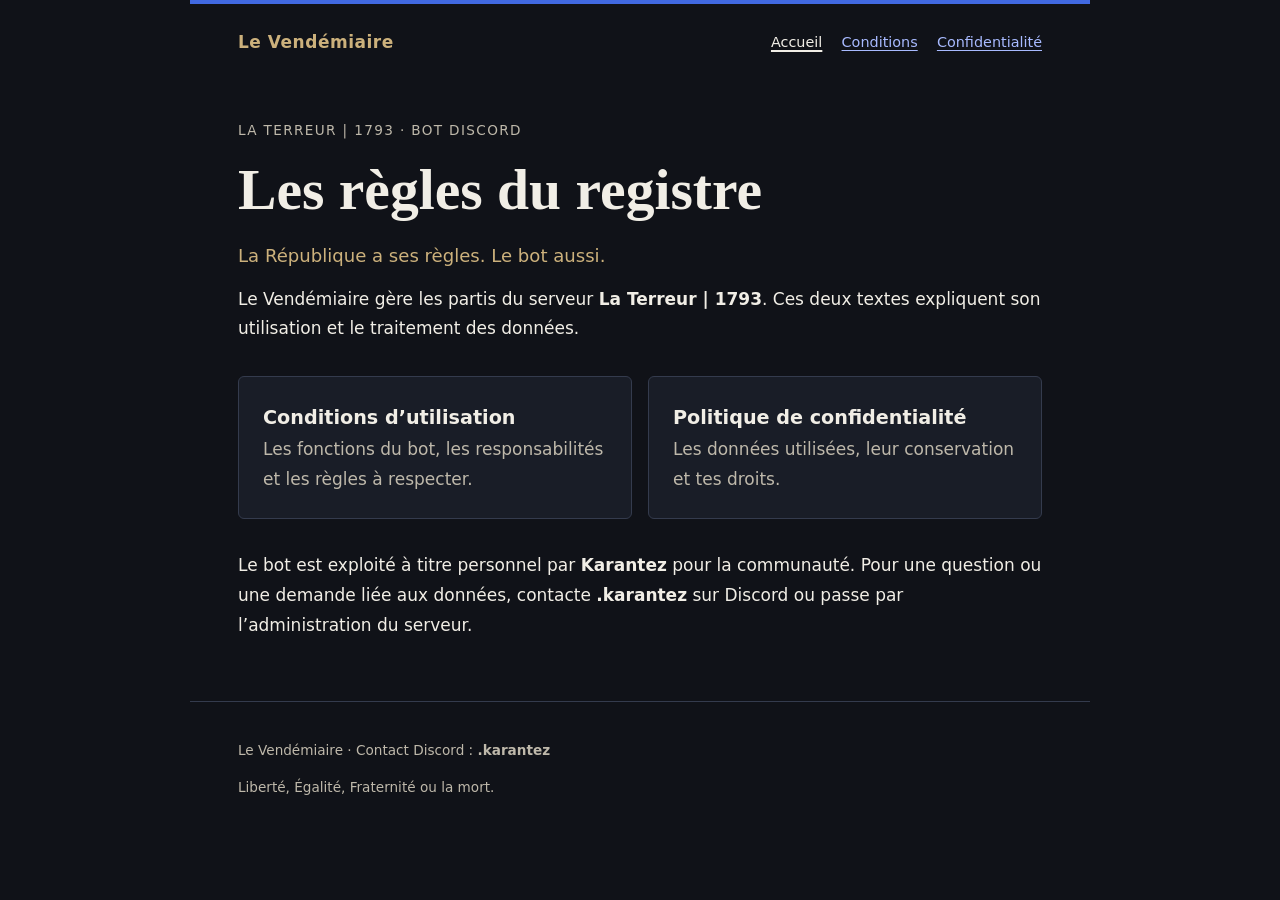
<file: index.html>
<!doctype html>
<html lang="fr">
<head>
  <meta charset="utf-8">
  <meta name="viewport" content="width=device-width, initial-scale=1">
  <meta name="description" content="Les règles du registre du bot Discord Le Vendémiaire.">
  <title>Les règles du registre — Le Vendémiaire</title>
  <link rel="stylesheet" href="style.css">
</head>
<body>
  <a class="skip" href="#contenu">Aller au contenu</a>
  <header>
    <a class="brand" href="index.html">Le Vendémiaire</a>
    <nav aria-label="Navigation">
      <a href="index.html" aria-current="page">Accueil</a>
      <a href="terms.html">Conditions</a>
      <a href="privacy.html">Confidentialité</a>
    </nav>
  </header>
  <main id="contenu">
    <p class="eyebrow">La Terreur | 1793 · Bot Discord</p>
    <h1>Les règles du registre</h1>
    <p class="lead">La République a ses règles. Le bot aussi.</p>

    <p>Le Vendémiaire gère les partis du serveur <strong>La Terreur | 1793</strong>. Ces deux textes expliquent son utilisation et le traitement des données.</p>
    <div class="cards">
      <a class="card" href="terms.html"><strong>Conditions d’utilisation</strong><span>Les fonctions du bot, les responsabilités et les règles à respecter.</span></a>
      <a class="card" href="privacy.html"><strong>Politique de confidentialité</strong><span>Les données utilisées, leur conservation et tes droits.</span></a>
    </div>
    <p>Le bot est exploité à titre personnel par <strong>Karantez</strong> pour la communauté. Pour une question ou une demande liée aux données, contacte <strong>.karantez</strong> sur Discord ou passe par l’administration du serveur.</p>

  </main>
  <footer>
    <p>Le Vendémiaire · Contact Discord : <strong>.karantez</strong></p>
    <p>Liberté, Égalité, Fraternité ou la mort.</p>
  </footer>
</body>
</html>
</file>
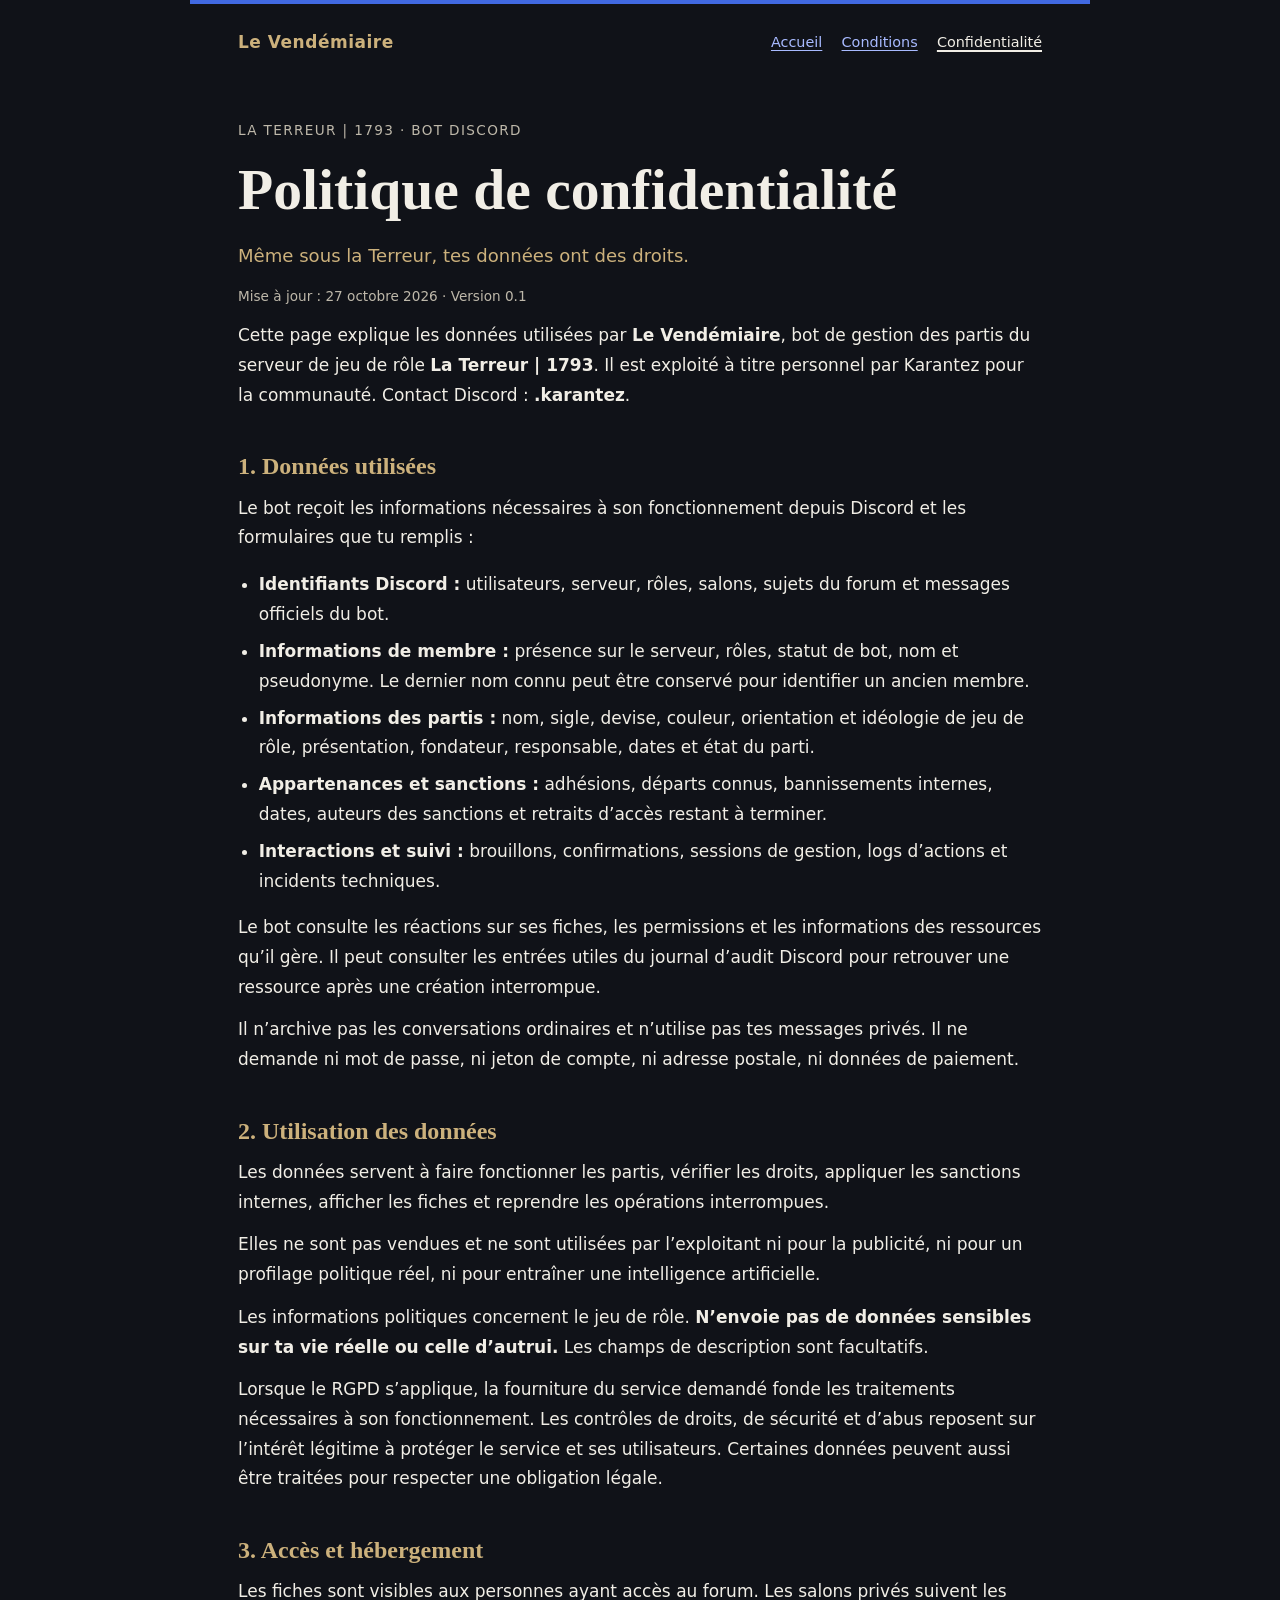
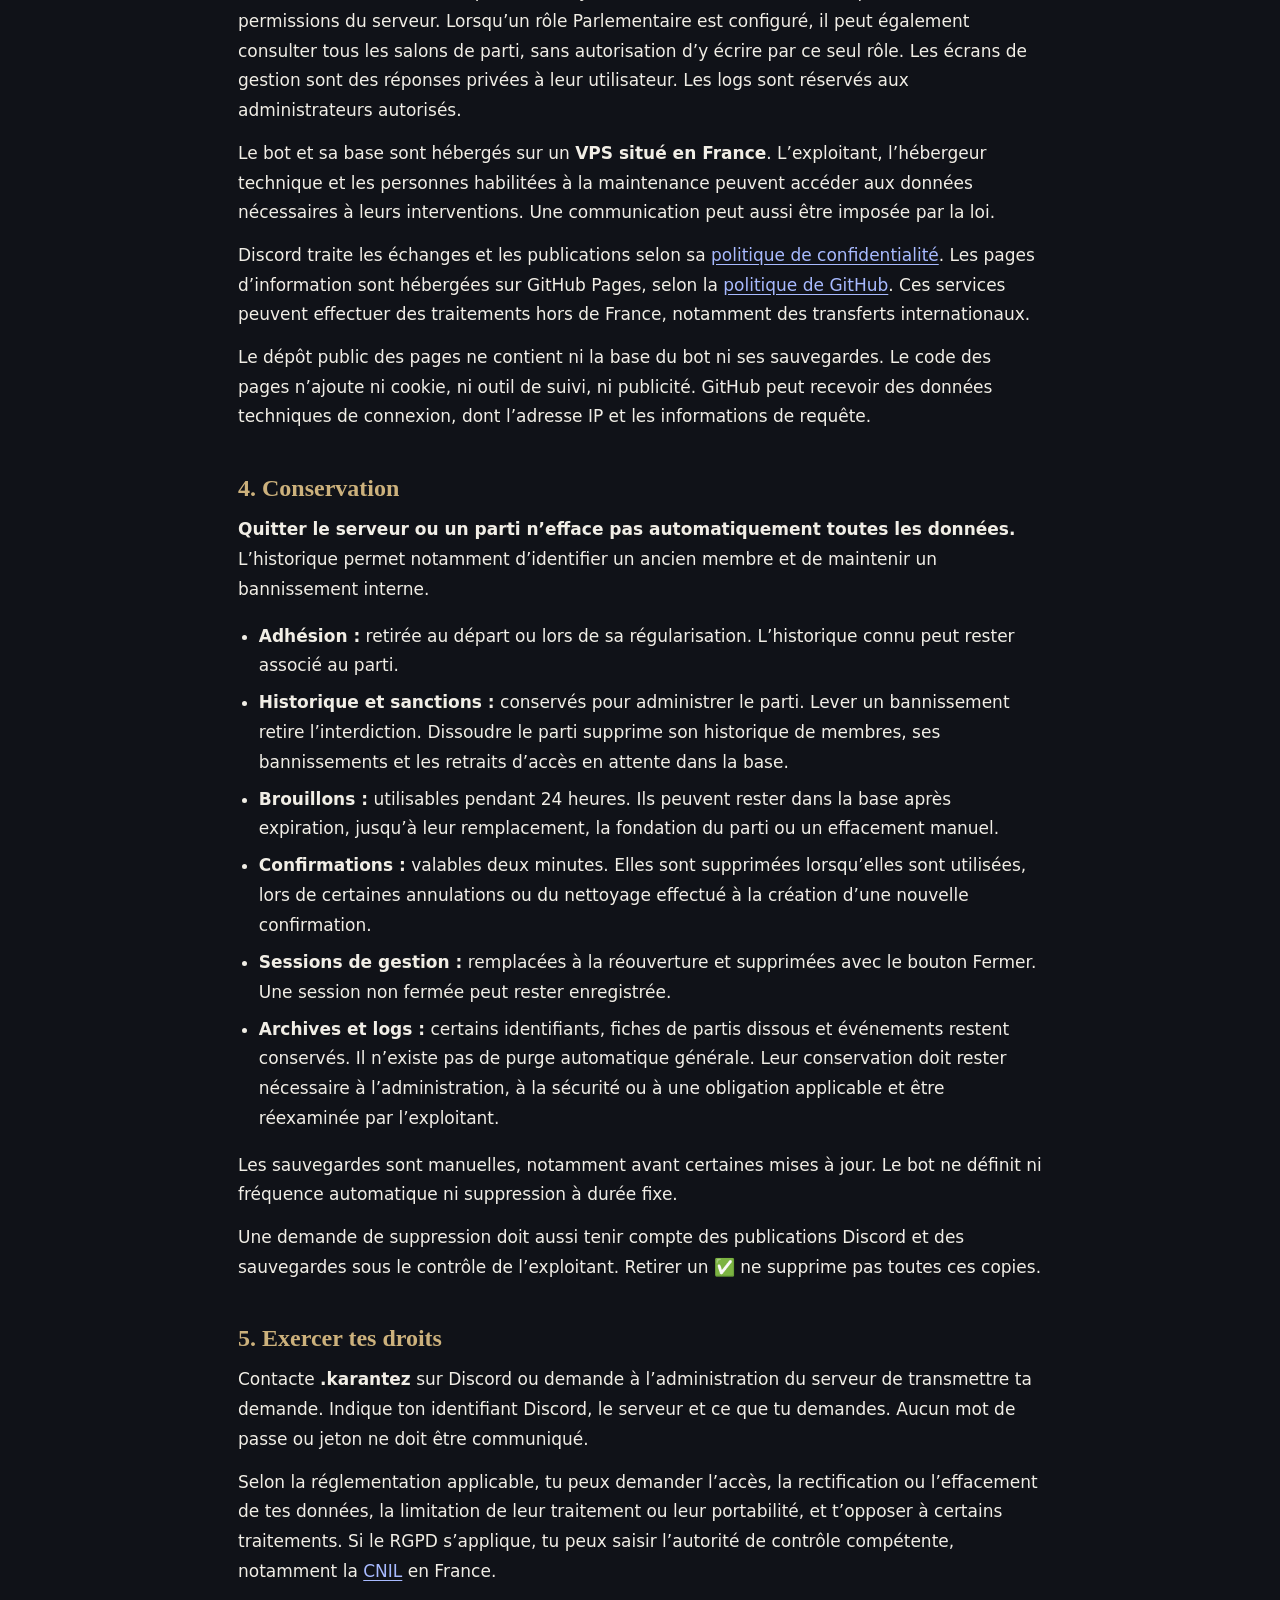
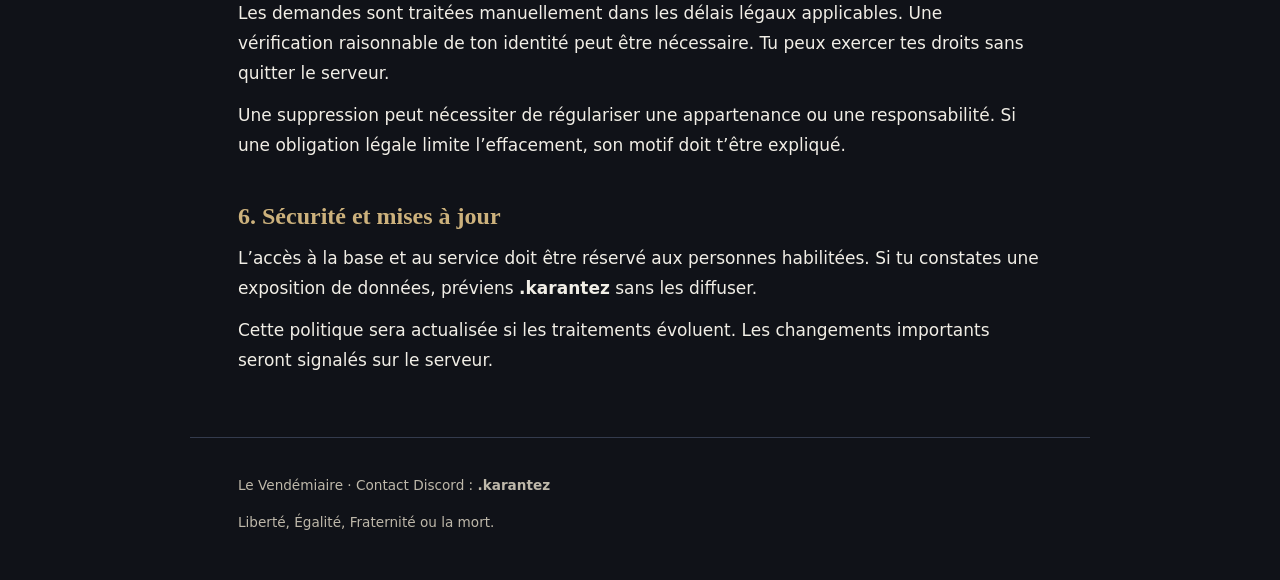
<file: privacy.html>
<!doctype html>
<html lang="fr">
<head>
  <meta charset="utf-8">
  <meta name="viewport" content="width=device-width, initial-scale=1">
  <meta name="description" content="Politique de confidentialité du bot Discord Le Vendémiaire.">
  <title>Politique de confidentialité — Le Vendémiaire</title>
  <link rel="stylesheet" href="style.css">
</head>
<body>
  <a class="skip" href="#contenu">Aller au contenu</a>
  <header>
    <a class="brand" href="index.html">Le Vendémiaire</a>
    <nav aria-label="Navigation">
      <a href="index.html">Accueil</a>
      <a href="terms.html">Conditions</a>
      <a href="privacy.html" aria-current="page">Confidentialité</a>
    </nav>
  </header>
  <main id="contenu">
    <p class="eyebrow">La Terreur | 1793 · Bot Discord</p>
    <h1>Politique de confidentialité</h1>
    <p class="lead">Même sous la Terreur, tes données ont des droits.</p>
    <p class="date">Mise à jour : 27 octobre 2026 · Version 0.1</p>

    <p>Cette page explique les données utilisées par <strong>Le Vendémiaire</strong>, bot de gestion des partis du serveur de jeu de rôle <strong>La Terreur | 1793</strong>. Il est exploité à titre personnel par Karantez pour la communauté. Contact Discord : <strong>.karantez</strong>.</p>

    <h2>1. Données utilisées</h2>
    <p>Le bot reçoit les informations nécessaires à son fonctionnement depuis Discord et les formulaires que tu remplis :</p>
    <ul>
      <li><strong>Identifiants Discord :</strong> utilisateurs, serveur, rôles, salons, sujets du forum et messages officiels du bot.</li>
      <li><strong>Informations de membre :</strong> présence sur le serveur, rôles, statut de bot, nom et pseudonyme. Le dernier nom connu peut être conservé pour identifier un ancien membre.</li>
      <li><strong>Informations des partis :</strong> nom, sigle, devise, couleur, orientation et idéologie de jeu de rôle, présentation, fondateur, responsable, dates et état du parti.</li>
      <li><strong>Appartenances et sanctions :</strong> adhésions, départs connus, bannissements internes, dates, auteurs des sanctions et retraits d’accès restant à terminer.</li>
      <li><strong>Interactions et suivi :</strong> brouillons, confirmations, sessions de gestion, logs d’actions et incidents techniques.</li>
    </ul>
    <p>Le bot consulte les réactions sur ses fiches, les permissions et les informations des ressources qu’il gère. Il peut consulter les entrées utiles du journal d’audit Discord pour retrouver une ressource après une création interrompue.</p>
    <p>Il n’archive pas les conversations ordinaires et n’utilise pas tes messages privés. Il ne demande ni mot de passe, ni jeton de compte, ni adresse postale, ni données de paiement.</p>

    <h2>2. Utilisation des données</h2>
    <p>Les données servent à faire fonctionner les partis, vérifier les droits, appliquer les sanctions internes, afficher les fiches et reprendre les opérations interrompues.</p>
    <p>Elles ne sont pas vendues et ne sont utilisées par l’exploitant ni pour la publicité, ni pour un profilage politique réel, ni pour entraîner une intelligence artificielle.</p>
    <p>Les informations politiques concernent le jeu de rôle. <strong>N’envoie pas de données sensibles sur ta vie réelle ou celle d’autrui.</strong> Les champs de description sont facultatifs.</p>
    <p>Lorsque le RGPD s’applique, la fourniture du service demandé fonde les traitements nécessaires à son fonctionnement. Les contrôles de droits, de sécurité et d’abus reposent sur l’intérêt légitime à protéger le service et ses utilisateurs. Certaines données peuvent aussi être traitées pour respecter une obligation légale.</p>

    <h2>3. Accès et hébergement</h2>
    <p>Les fiches sont visibles aux personnes ayant accès au forum. Les salons privés suivent les permissions du serveur. Lorsqu’un rôle Parlementaire est configuré, il peut également consulter tous les salons de parti, sans autorisation d’y écrire par ce seul rôle. Les écrans de gestion sont des réponses privées à leur utilisateur. Les logs sont réservés aux administrateurs autorisés.</p>
    <p>Le bot et sa base sont hébergés sur un <strong>VPS situé en France</strong>. L’exploitant, l’hébergeur technique et les personnes habilitées à la maintenance peuvent accéder aux données nécessaires à leurs interventions. Une communication peut aussi être imposée par la loi.</p>
    <p>Discord traite les échanges et les publications selon sa <a href="https://discord.com/privacy">politique de confidentialité</a>. Les pages d’information sont hébergées sur GitHub Pages, selon la <a href="https://docs.github.com/en/site-policy/privacy-policies/github-general-privacy-statement">politique de GitHub</a>. Ces services peuvent effectuer des traitements hors de France, notamment des transferts internationaux.</p>
    <p>Le dépôt public des pages ne contient ni la base du bot ni ses sauvegardes. Le code des pages n’ajoute ni cookie, ni outil de suivi, ni publicité. GitHub peut recevoir des données techniques de connexion, dont l’adresse IP et les informations de requête.</p>

    <h2>4. Conservation</h2>
    <p><strong>Quitter le serveur ou un parti n’efface pas automatiquement toutes les données.</strong> L’historique permet notamment d’identifier un ancien membre et de maintenir un bannissement interne.</p>
    <ul>
      <li><strong>Adhésion :</strong> retirée au départ ou lors de sa régularisation. L’historique connu peut rester associé au parti.</li>
      <li><strong>Historique et sanctions :</strong> conservés pour administrer le parti. Lever un bannissement retire l’interdiction. Dissoudre le parti supprime son historique de membres, ses bannissements et les retraits d’accès en attente dans la base.</li>
      <li><strong>Brouillons :</strong> utilisables pendant 24 heures. Ils peuvent rester dans la base après expiration, jusqu’à leur remplacement, la fondation du parti ou un effacement manuel.</li>
      <li><strong>Confirmations :</strong> valables deux minutes. Elles sont supprimées lorsqu’elles sont utilisées, lors de certaines annulations ou du nettoyage effectué à la création d’une nouvelle confirmation.</li>
      <li><strong>Sessions de gestion :</strong> remplacées à la réouverture et supprimées avec le bouton Fermer. Une session non fermée peut rester enregistrée.</li>
      <li><strong>Archives et logs :</strong> certains identifiants, fiches de partis dissous et événements restent conservés. Il n’existe pas de purge automatique générale. Leur conservation doit rester nécessaire à l’administration, à la sécurité ou à une obligation applicable et être réexaminée par l’exploitant.</li>
    </ul>
    <p>Les sauvegardes sont manuelles, notamment avant certaines mises à jour. Le bot ne définit ni fréquence automatique ni suppression à durée fixe.</p>
    <p>Une demande de suppression doit aussi tenir compte des publications Discord et des sauvegardes sous le contrôle de l’exploitant. Retirer un ✅ ne supprime pas toutes ces copies.</p>

    <h2>5. Exercer tes droits</h2>
    <p>Contacte <strong>.karantez</strong> sur Discord ou demande à l’administration du serveur de transmettre ta demande. Indique ton identifiant Discord, le serveur et ce que tu demandes. Aucun mot de passe ou jeton ne doit être communiqué.</p>
    <p>Selon la réglementation applicable, tu peux demander l’accès, la rectification ou l’effacement de tes données, la limitation de leur traitement ou leur portabilité, et t’opposer à certains traitements. Si le RGPD s’applique, tu peux saisir l’autorité de contrôle compétente, notamment la <a href="https://www.cnil.fr/fr/adresser-une-plainte">CNIL</a> en France.</p>
    <p>Les demandes sont traitées manuellement dans les délais légaux applicables. Une vérification raisonnable de ton identité peut être nécessaire. Tu peux exercer tes droits sans quitter le serveur.</p>
    <p>Une suppression peut nécessiter de régulariser une appartenance ou une responsabilité. Si une obligation légale limite l’effacement, son motif doit t’être expliqué.</p>

    <h2>6. Sécurité et mises à jour</h2>
    <p>L’accès à la base et au service doit être réservé aux personnes habilitées. Si tu constates une exposition de données, préviens <strong>.karantez</strong> sans les diffuser.</p>
    <p>Cette politique sera actualisée si les traitements évoluent. Les changements importants seront signalés sur le serveur.</p>

  </main>
  <footer>
    <p>Le Vendémiaire · Contact Discord : <strong>.karantez</strong></p>
    <p>Liberté, Égalité, Fraternité ou la mort.</p>
  </footer>
</body>
</html>
</file>
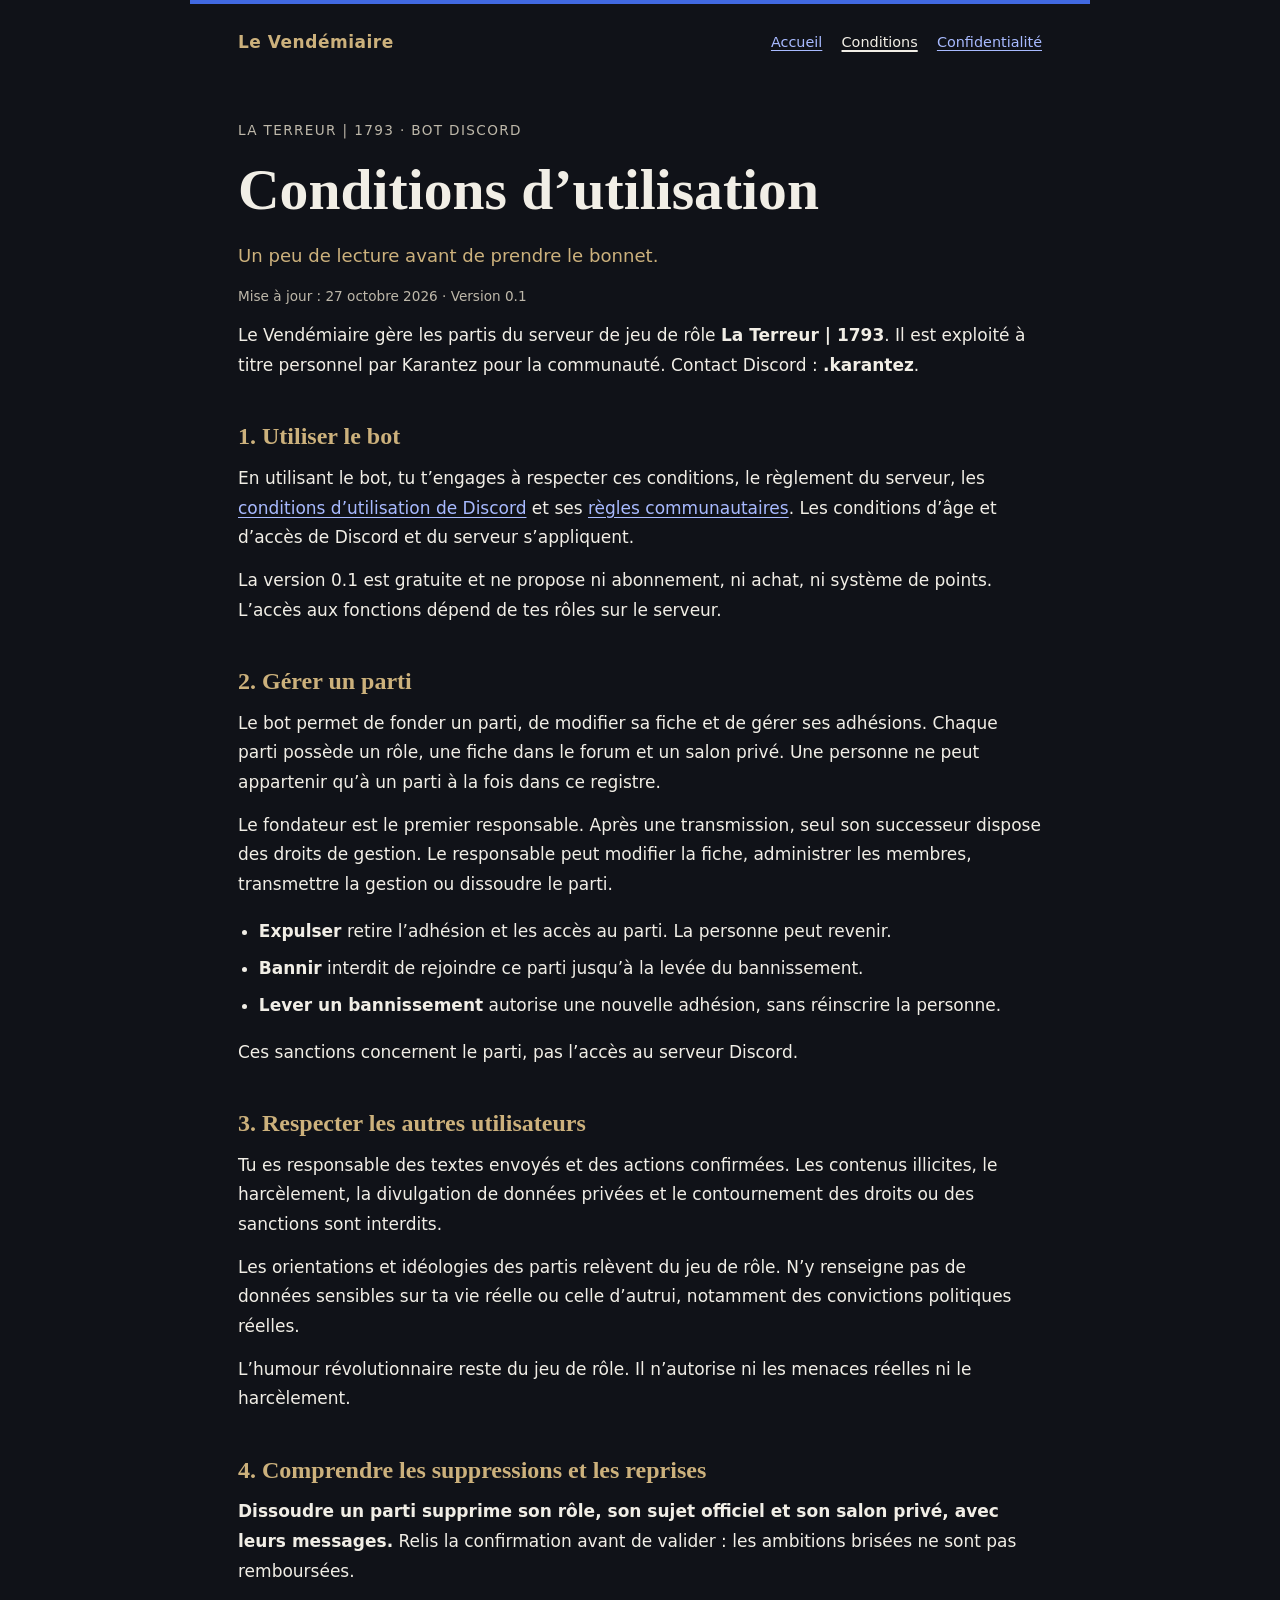
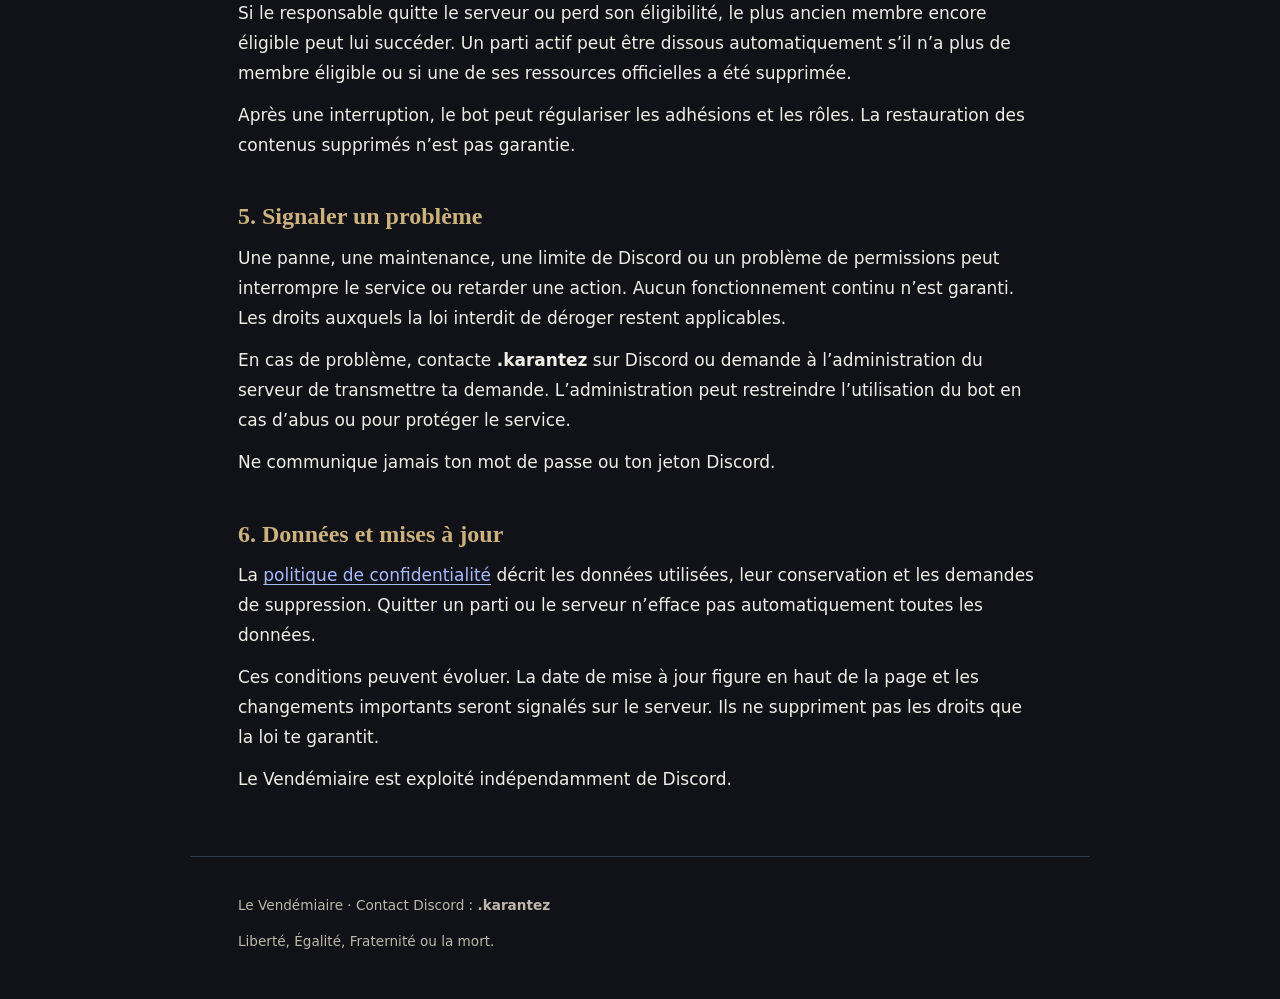
<file: terms.html>
<!doctype html>
<html lang="fr">
<head>
  <meta charset="utf-8">
  <meta name="viewport" content="width=device-width, initial-scale=1">
  <meta name="description" content="Conditions d’utilisation du bot Discord Le Vendémiaire.">
  <title>Conditions d’utilisation — Le Vendémiaire</title>
  <link rel="stylesheet" href="style.css">
</head>
<body>
  <a class="skip" href="#contenu">Aller au contenu</a>
  <header>
    <a class="brand" href="index.html">Le Vendémiaire</a>
    <nav aria-label="Navigation">
      <a href="index.html">Accueil</a>
      <a href="terms.html" aria-current="page">Conditions</a>
      <a href="privacy.html">Confidentialité</a>
    </nav>
  </header>
  <main id="contenu">
    <p class="eyebrow">La Terreur | 1793 · Bot Discord</p>
    <h1>Conditions d’utilisation</h1>
    <p class="lead">Un peu de lecture avant de prendre le bonnet.</p>
    <p class="date">Mise à jour : 27 octobre 2026 · Version 0.1</p>

    <p>Le Vendémiaire gère les partis du serveur de jeu de rôle <strong>La Terreur | 1793</strong>. Il est exploité à titre personnel par Karantez pour la communauté. Contact Discord : <strong>.karantez</strong>.</p>

    <h2>1. Utiliser le bot</h2>
    <p>En utilisant le bot, tu t’engages à respecter ces conditions, le règlement du serveur, les <a href="https://discord.com/terms">conditions d’utilisation de Discord</a> et ses <a href="https://discord.com/guidelines">règles communautaires</a>. Les conditions d’âge et d’accès de Discord et du serveur s’appliquent.</p>
    <p>La version 0.1 est gratuite et ne propose ni abonnement, ni achat, ni système de points. L’accès aux fonctions dépend de tes rôles sur le serveur.</p>

    <h2>2. Gérer un parti</h2>
    <p>Le bot permet de fonder un parti, de modifier sa fiche et de gérer ses adhésions. Chaque parti possède un rôle, une fiche dans le forum et un salon privé. Une personne ne peut appartenir qu’à un parti à la fois dans ce registre.</p>
    <p>Le fondateur est le premier responsable. Après une transmission, seul son successeur dispose des droits de gestion. Le responsable peut modifier la fiche, administrer les membres, transmettre la gestion ou dissoudre le parti.</p>
    <ul>
      <li><strong>Expulser</strong> retire l’adhésion et les accès au parti. La personne peut revenir.</li>
      <li><strong>Bannir</strong> interdit de rejoindre ce parti jusqu’à la levée du bannissement.</li>
      <li><strong>Lever un bannissement</strong> autorise une nouvelle adhésion, sans réinscrire la personne.</li>
    </ul>
    <p>Ces sanctions concernent le parti, pas l’accès au serveur Discord.</p>

    <h2>3. Respecter les autres utilisateurs</h2>
    <p>Tu es responsable des textes envoyés et des actions confirmées. Les contenus illicites, le harcèlement, la divulgation de données privées et le contournement des droits ou des sanctions sont interdits.</p>
    <p>Les orientations et idéologies des partis relèvent du jeu de rôle. N’y renseigne pas de données sensibles sur ta vie réelle ou celle d’autrui, notamment des convictions politiques réelles.</p>
    <p>L’humour révolutionnaire reste du jeu de rôle. Il n’autorise ni les menaces réelles ni le harcèlement.</p>

    <h2>4. Comprendre les suppressions et les reprises</h2>
    <p><strong>Dissoudre un parti supprime son rôle, son sujet officiel et son salon privé, avec leurs messages.</strong> Relis la confirmation avant de valider : les ambitions brisées ne sont pas remboursées.</p>
    <p>Si le responsable quitte le serveur ou perd son éligibilité, le plus ancien membre encore éligible peut lui succéder. Un parti actif peut être dissous automatiquement s’il n’a plus de membre éligible ou si une de ses ressources officielles a été supprimée.</p>
    <p>Après une interruption, le bot peut régulariser les adhésions et les rôles. La restauration des contenus supprimés n’est pas garantie.</p>

    <h2>5. Signaler un problème</h2>
    <p>Une panne, une maintenance, une limite de Discord ou un problème de permissions peut interrompre le service ou retarder une action. Aucun fonctionnement continu n’est garanti. Les droits auxquels la loi interdit de déroger restent applicables.</p>
    <p>En cas de problème, contacte <strong>.karantez</strong> sur Discord ou demande à l’administration du serveur de transmettre ta demande. L’administration peut restreindre l’utilisation du bot en cas d’abus ou pour protéger le service.</p>
    <p>Ne communique jamais ton mot de passe ou ton jeton Discord.</p>

    <h2>6. Données et mises à jour</h2>
    <p>La <a href="privacy.html">politique de confidentialité</a> décrit les données utilisées, leur conservation et les demandes de suppression. Quitter un parti ou le serveur n’efface pas automatiquement toutes les données.</p>
    <p>Ces conditions peuvent évoluer. La date de mise à jour figure en haut de la page et les changements importants seront signalés sur le serveur. Ils ne suppriment pas les droits que la loi te garantit.</p>
    <p>Le Vendémiaire est exploité indépendamment de Discord.</p>

  </main>
  <footer>
    <p>Le Vendémiaire · Contact Discord : <strong>.karantez</strong></p>
    <p>Liberté, Égalité, Fraternité ou la mort.</p>
  </footer>
</body>
</html>
</file>
<file: style.css>
:root {
  color-scheme:dark;
  --bg:#101218;
  --paper:#191d27;
  --ink:#f1eee6;
  --muted:#beb8aa;
  --gold:#ccb17c;
  --blue:#4169e1;
  --line:#343b4d}

* {
  box-sizing:border-box}
body {
  margin:0;
  background:var(--bg);
  color:var(--ink);
  font:17px/1.75 system-ui,-apple-system,"Segoe UI",sans-serif}
a {
  color:#a8baff;
  text-underline-offset:.2em}
a:hover {
  color:#fff}
a:focus-visible {
  outline:3px solid var(--gold);
  outline-offset:5px}
.skip {
  position:absolute;
  left:1rem;
  top:-5rem}
.skip:focus {
  top:1rem;
  background:var(--bg);
  padding:.5rem}
header,main,footer {
  max-width:900px;
  margin:auto;
  padding:1.5rem clamp(1.1rem,5vw,3rem)}
header {
  border-top:4px solid var(--blue);
  display:flex;
  align-items:center;
  justify-content:space-between;
  gap:1rem;
  flex-wrap:wrap}
.brand {
  color:var(--gold);
  font-weight:750;
  letter-spacing:.03em;
  text-decoration:none}
nav {
  display:flex;
  gap:1.2rem;
  flex-wrap:wrap;
  font-size:.9rem}
nav a[aria-current=page] {
  color:var(--ink);
  text-decoration-thickness:2px}
main {
  padding-bottom:3rem}
h1,h2 {
  font-family:Georgia,"Times New Roman",serif;
  line-height:1.2}
h1 {
  font-size:clamp(2.1rem,6vw,3.6rem);
  margin:.7rem 0 1rem}
h2 {
  font-size:1.5rem;
  margin:2.6rem 0 .8rem;
  color:var(--gold)}
p {
  margin:.8rem 0}
.eyebrow,.date {
  color:var(--muted);
  font-size:.85rem}
.eyebrow {
  letter-spacing:.1em;
  text-transform:uppercase}
.lead {
  font-size:1.13rem;
  color:var(--gold)}
.notice {
  background:var(--paper);
  border-left:3px solid var(--blue);
  padding:.9rem 1.2rem;
  margin:1.5rem 0}
ul {
  padding-left:1.3rem}
li {
  margin:.45rem 0}
strong {
  font-weight:700}
.contact {
  overflow-wrap:anywhere}
footer {
  border-top:1px solid var(--line);
  font-size:.85rem;
  color:var(--muted);
  padding-bottom:2rem}
.cards {
  display:grid;
  grid-template-columns:repeat(auto-fit,minmax(240px,1fr));
  gap:1rem;
  margin:2rem 0}
.card {
  display:block;
  padding:1.5rem;
  background:var(--paper);
  border:1px solid var(--line);
  border-radius:6px;
  text-decoration:none}
.card strong {
  display:block;
  color:var(--ink);
  font-size:1.2rem}
.card span {
  color:var(--muted)}
@media print {
  body {
  background:#fff;
  color:#111;
  font-size:11pt}
header,main,footer {
  max-width:none;
  padding:1rem}
h2,.lead,.brand,a {
  color:#111}
.notice,.card {
  background:#fff;
  border-color:#555}
.eyebrow,.date,footer {
  color:#444}
}
</file>
